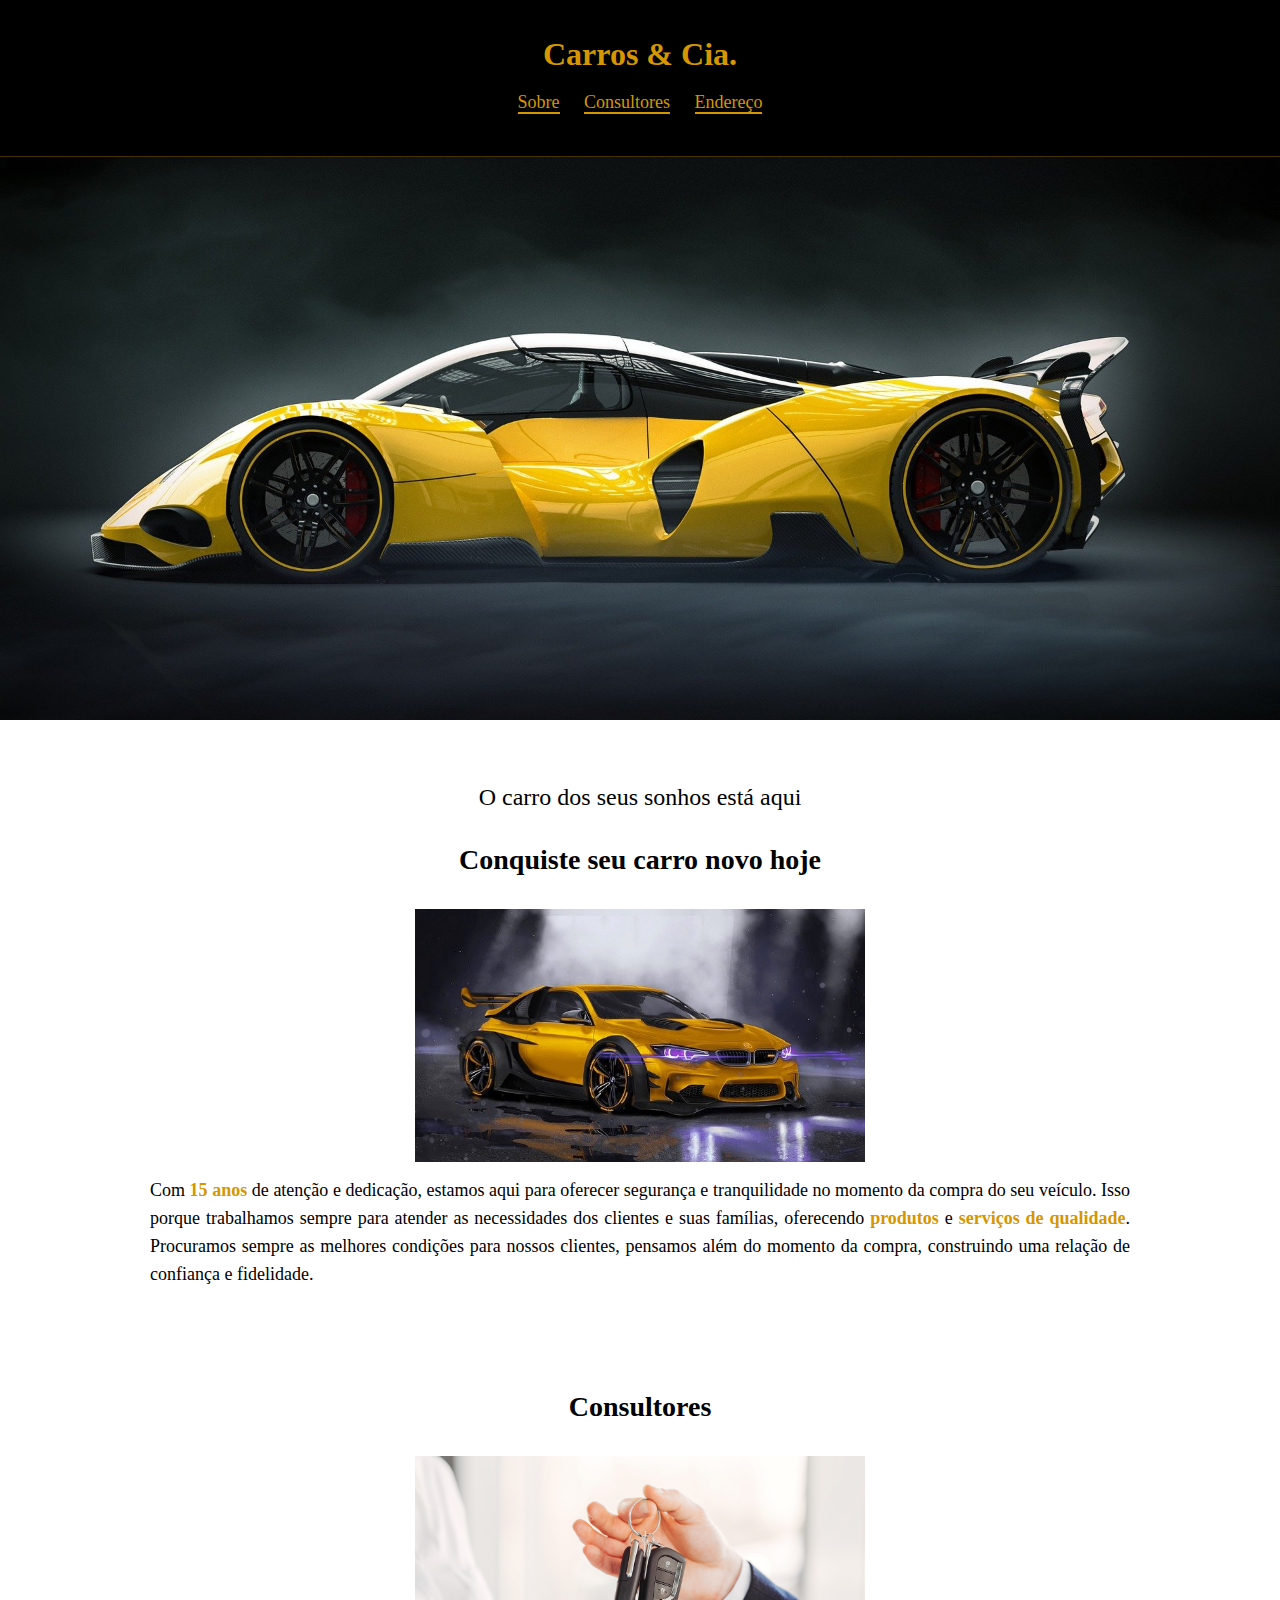
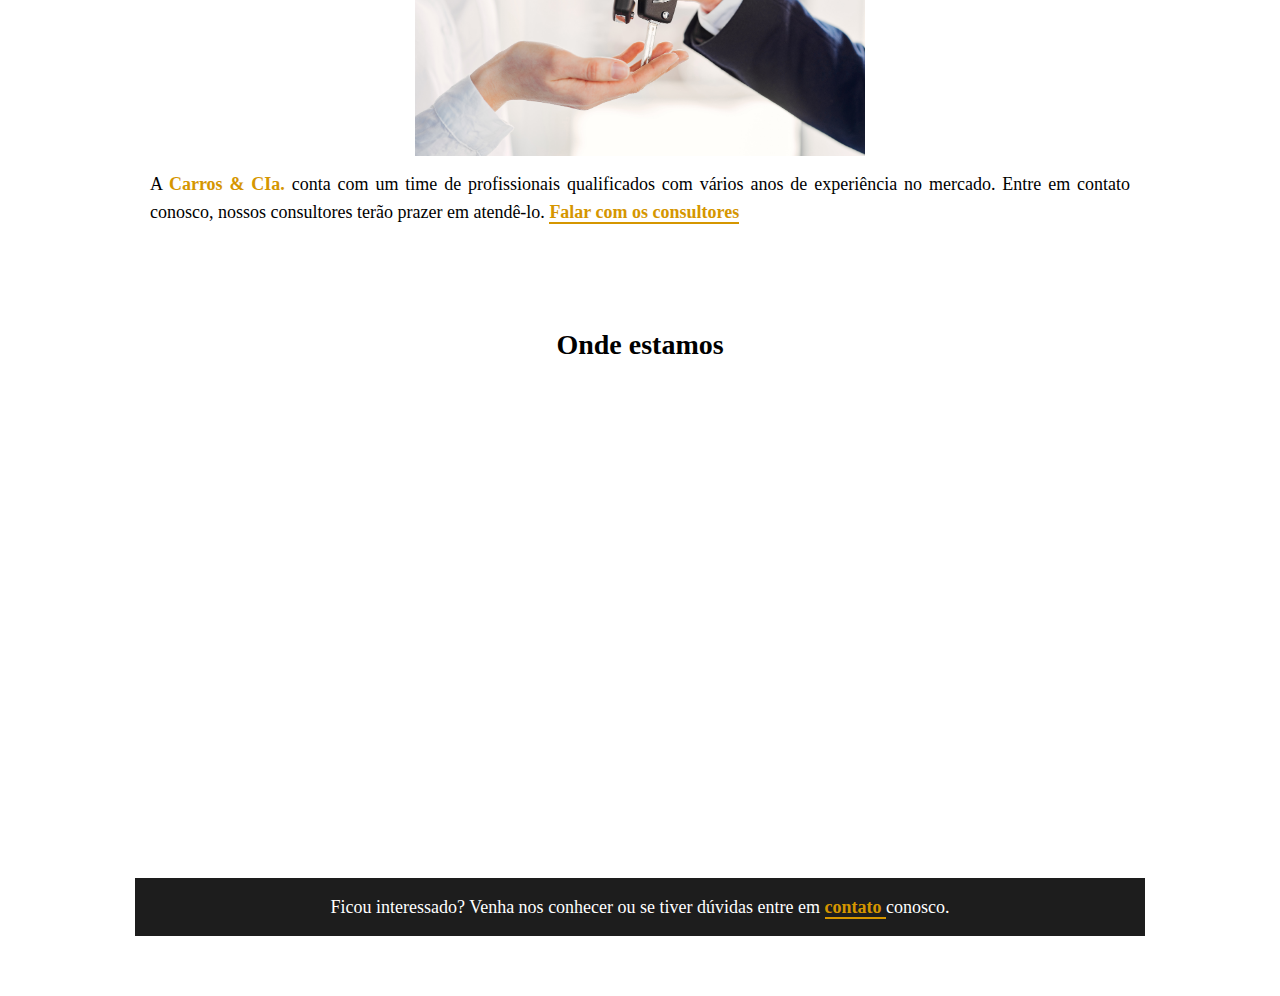
<file: Carros e Cia - project/index.html>
<!DOCTYPE html>
<html>

    <head>
        <meta charset="UTF-8">
        <meta name="description" content="Carro & Cia. Serviços de qualidade">
        <title>Carro & Cia</title>
        <link rel="stylesheet" href="css/estilo.css">
    </head>

    <body>
        <div class="secao topo">
            <h1>Carros & Cia.</h1>

            <p class="paragrafo paragrafo-topo">
                <a class="link-topo" href="#sobre">Sobre</a>
                <a class="link-topo" href="#consultores">Consultores</a>
                <a class="link-topo" href="#endereco">Endereço</a>
            </p>
        </div>

        <div class="secao banner">
            <img class="banner-img" src="img/banner.jpg">
        </div>

        <div id="sobre" class="secao">
            <h2>O carro dos seus sonhos está aqui</h2>
            <h3>Conquiste seu carro novo hoje</h3>

            <img class="imagem" src="img/carro-assinatura.jpg">

            <p class="paragrafo">
                Com <span class="texto-amarelo">15 anos</span> de atenção e dedicação, estamos aqui para oferecer segurança e tranquilidade no momento da compra
                do seu veículo. Isso porque trabalhamos sempre para atender as necessidades dos clientes e suas famílias, oferecendo <span
                    class="texto-amarelo">produtos</span> e <span class="texto-amarelo">serviços de qualidade</span>. Procuramos sempre as melhores condições
                para nossos clientes, pensamos além do momento da compra, construindo uma relação de confiança e fidelidade.
            </p>
        </div>

        <div id="consultores" class="secao">
            <h3>Consultores</h3>

            <img class="imagem" src="img/consultores.jpg">

            <p class="paragrafo">
                A <span class="texto-amarelo">Carros & CIa.</span> conta com um time de profissionais qualificados com vários anos de experiência no
                mercado. Entre em contato conosco, nossos consultores terão prazer em atendê-lo. <a class="link" href="mailto:consultores@email.com"><span
                        class="texto-amarelo">Falar com os consultores</span></a>
            </p>
        </div>

        <div id="endereco" class="secao contato">
            <h3>Onde estamos</h3>

            <iframe
                src="https://www.google.com/maps/embed?pb=!1m18!1m12!1m3!1d7346.254844548052!2d-43.364712467659004!3d-22.98234139602229!2m3!1f0!2f0!3f0!3m2!1i1024!2i768!4f13.1!3m3!1m2!1s0x9bda2ed54ec2e1%3A0x4431d262cad1d163!2sAv.%20Ayrton%20Senna%2C%203000%20-%20Barra%20da%20Tijuca%2C%20Rio%20de%20Janeiro%20-%20RJ%2C%2022775-904!5e0!3m2!1spt-BR!2sbr!4v1642532754862!5m2!1spt-BR!2sbr"
                width="1010" height="450" style="border:0;" allowfullscreen="" loading="lazy"></iframe>

            <p class="paragrafo paragrafo-contato">Ficou interessado? Venha nos conhecer ou se tiver dúvidas entre em <a class="link"
                    href="mailto:consultores@email.com">
                    <span class="texto-amarelo">contato</span>
                </a> conosco.
            </p>
        </div>
    </body>
</html>
</file>
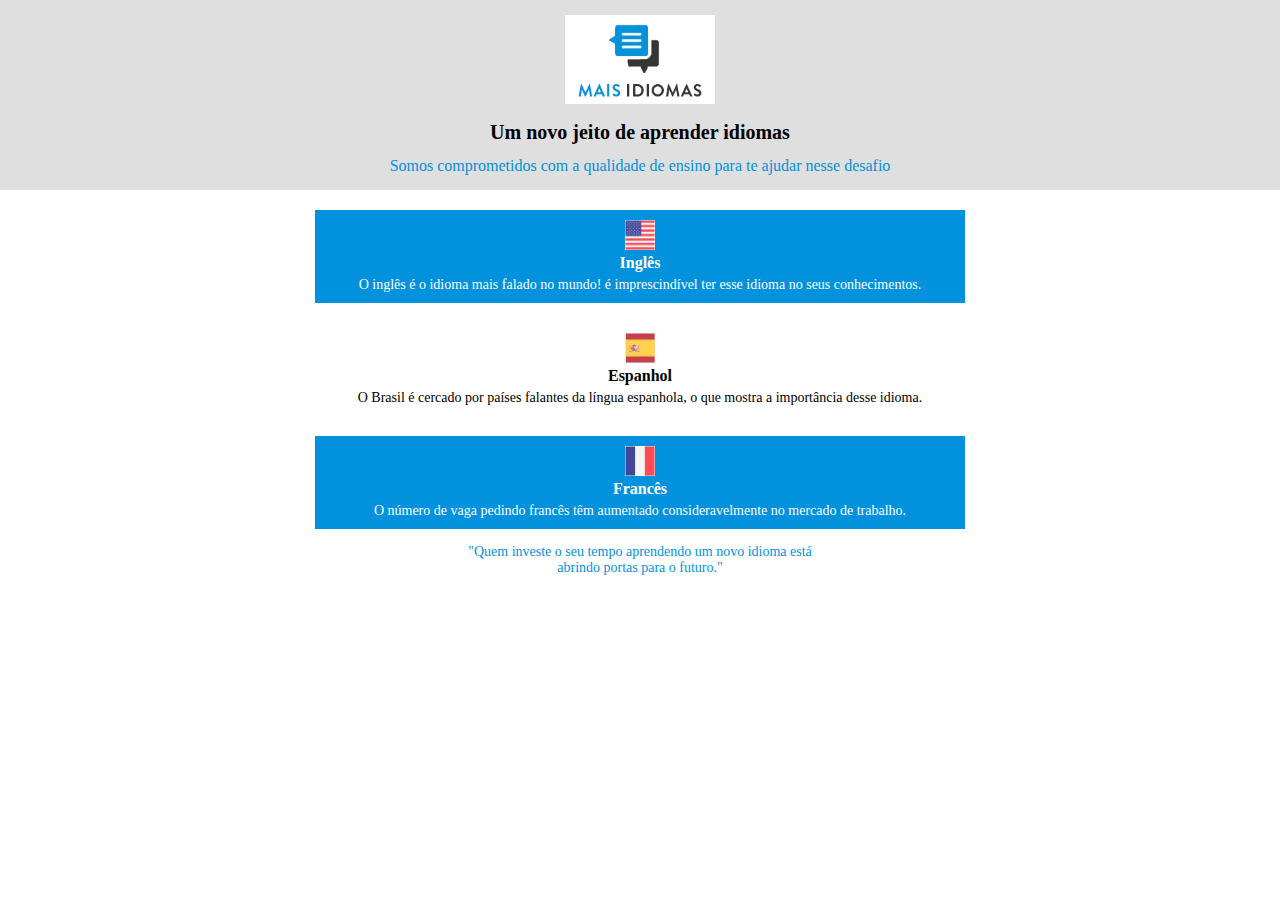
<file: Curso de idiomas project/index.html>
<!DOCTYPE html>
<html>
<head>
    <meta charset="UTF-8">
    <title>Curso de idiomas</title>
    <link rel="stylesheet" href="estilo.css">
</head>
<body>

    <div class="secao-topo">
        <img class="img-logotipo" src="imagens/logo.png">
        <h1>Um novo jeito de aprender idiomas</h1>
        <h2 class="texto-azul">Somos comprometidos com a qualidade de ensino para te ajudar nesse desafio</h2>
    </div>

    <div class="secao-idioma secao-azul">
        <img src="imagens/ingles.jpg" class="img-bandeira-idioma" alt="inglês">
        <h3>Inglês</h3>
        <p>O inglês é o idioma mais falado no mundo! é imprescindível ter esse idioma no seus conhecimentos.</p>
    </div>
    <div class="secao-idioma">
        <img src="imagens/espanhol.jpg" class="img-bandeira-idioma" alt="espanhol">
        <h3>Espanhol</h3>
        <p>O Brasil é cercado por países falantes da língua espanhola, o que mostra a importância desse idioma.</p>
    </div>
    <div class="secao-idioma secao-azul">
        <img src="imagens/frances.jpg" class="img-bandeira-idioma" alt="francês">
        <h3>Francês</h3>
        <p>O número de vaga pedindo francês têm aumentado consideravelmente no mercado de trabalho.</p>
    </div>
    <div class="secao-rodape">
        <p class="texto-azul">"Quem investe o seu tempo aprendendo um novo idioma está abrindo portas para o futuro."</p>
    </div>
</body>
</html>
</file>
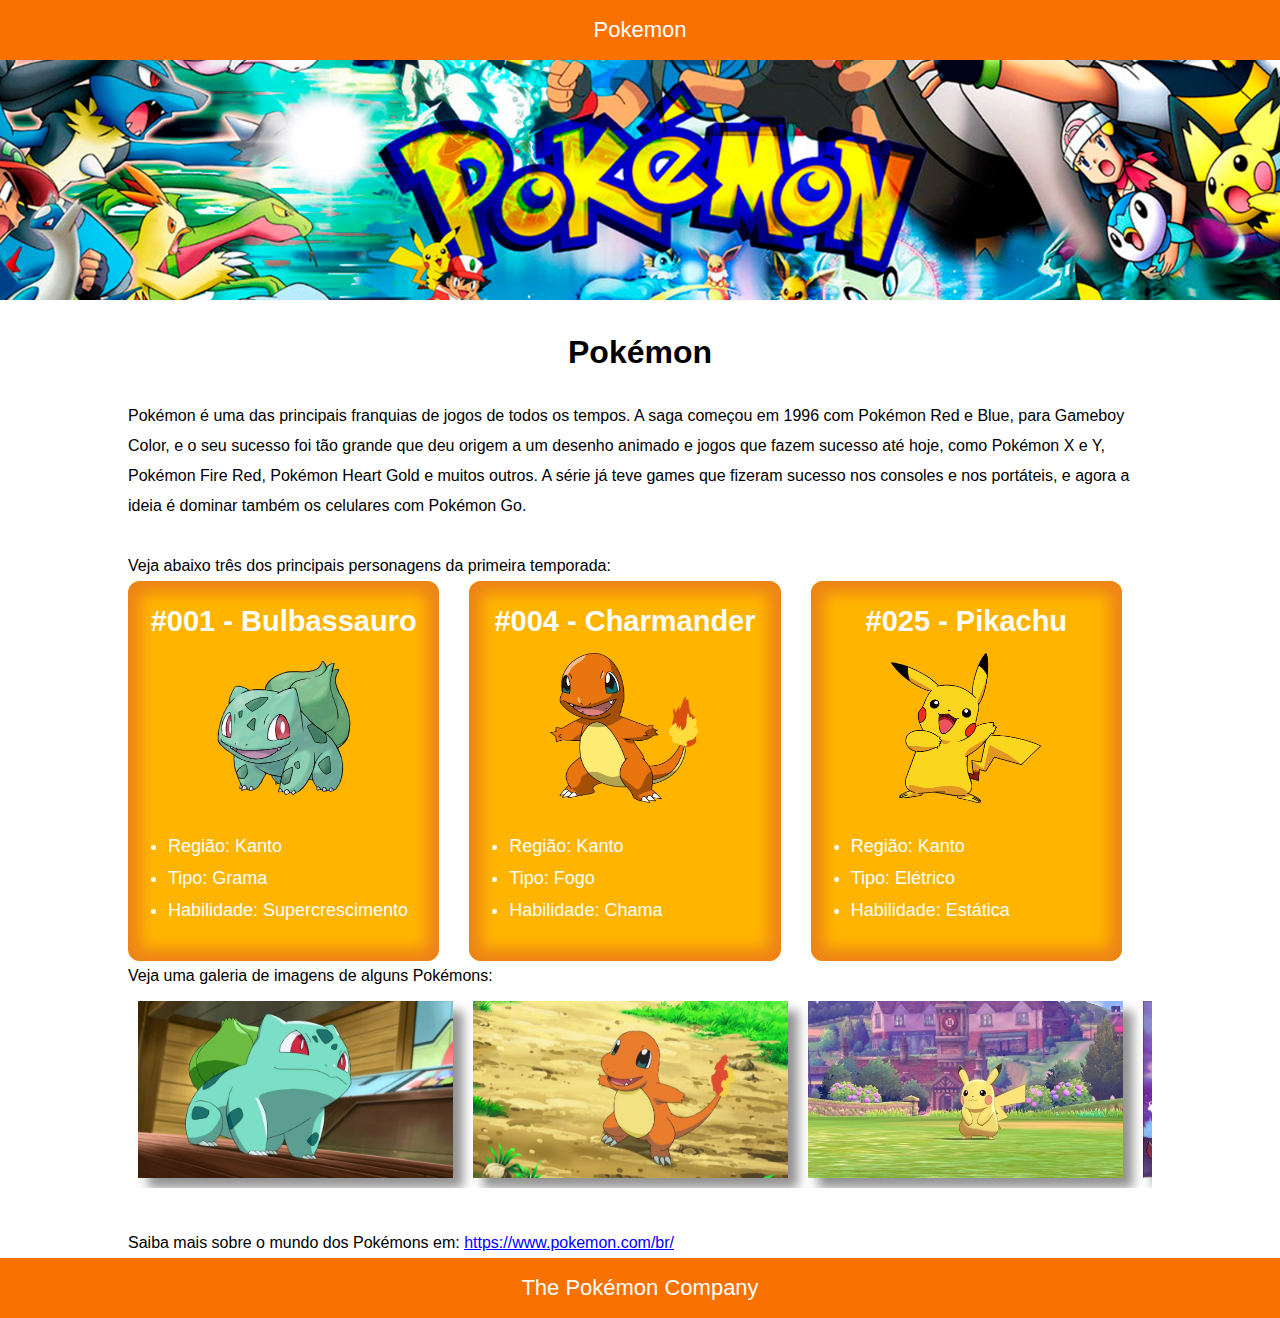
<file: pokemon- project/index.html>
<!DOCTYPE html>
<html lang="pt-br">
<head>
  <meta charset="UTF-8">
  <meta name="viewport" content="width=device-width, initial-scale=1.0">
  <title>Inset</title>
  <link rel="stylesheet" href="css/estilo.css"/>
</head>
<body>
  <div class="topo">
    Pokemon
  </div>
  <img class="img-capa" src="img/capa.png">
  <h1>Pokémon</h1>
  <div class="area info">
    <p>Pokémon é uma das principais franquias de jogos de todos os tempos. A saga começou em 1996 com Pokémon Red e Blue, para Gameboy Color, e o seu sucesso foi tão grande que deu origem a um desenho animado e jogos que fazem sucesso até hoje, como Pokémon X e Y, Pokémon Fire Red, Pokémon Heart Gold e muitos outros. A série já teve games que fizeram sucesso nos consoles e nos portáteis, e agora a ideia é dominar também os celulares com Pokémon Go.<br><br>Veja abaixo três dos principais personagens da primeira temporada:</p>
  </div>
  <div class="area cards">
    <div class="card card-sombra">
      <h2>#001 - Bulbassauro</h2>
      <img src="img/Bulbasaur.png">
      <div class="informacoes">
          <ul>
            <li>Região: Kanto</li>
            <li>Tipo: Grama</li>
            <li>Habilidade: Supercrescimento</li>
          </ul>
      </div>
    </div>
    <div class="card card-sombra">
      <h2>#004 - Charmander</h2>
      <img src="img/Charmander.png">
      <div class="informacoes">
          <ul>
            <li>Região: Kanto</li>
            <li>Tipo: Fogo</li>
            <li>Habilidade: Chama</li>
          </ul>
      </div>
    </div>
    <div class="card card-sombra">
      <h2>#025 - Pikachu</h2>
      <img src="img/pikachu.png">
      <div class="informacoes">
          <ul>
            <li>Região: Kanto</li>
            <li>Tipo: Elétrico</li>
            <li>Habilidade: Estática</li>
          </ul>
      </div>
    </div>
  </div>
  <div class="area info">
    <p>Veja uma galeria de imagens de alguns Pokémons:</p>
  </div>
  <div class="area area-image">
    <img class="image-sombra" src="img/bulbassaur-image.jpg">
    <img class="image-sombra" src="img/charmander-image.png">
    <img class="image-sombra" src="img/pikachu-image.jpg">
    <img class="image-sombra" src="img/emerald-image.jpg">
    <img class="image-sombra" src="img/arceus-image.jpg">
    <img class="image-sombra" src="img/piplup-image.jpg">
  </div>
  <div class="area info">
    <p>Saiba mais sobre o mundo dos Pokémons em: <a href="https://www.pokemon.com/br/">https://www.pokemon.com/br/</a></p>
  </div>
  <div class="rodape">The Pokémon Company</div>
</body>
</html>
</file>
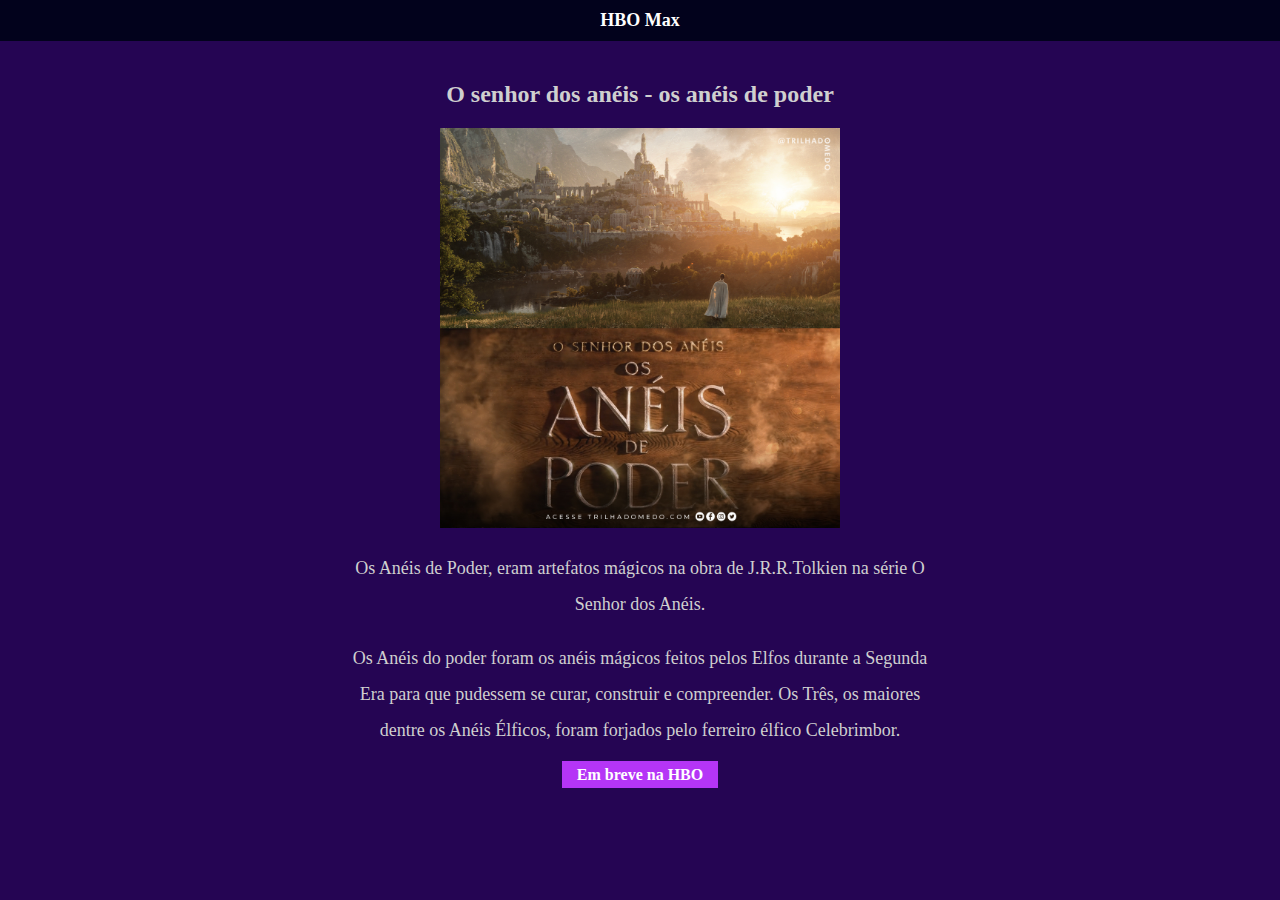
<file: Senhor dos anéis/index.html>
<!DOCTYPE html>
  <html lang="pt-br">
  <head>
    <meta charset="UTF-8">
    <meta name="viewport" content="width=device-width, initial-scale=1.0">
    <link rel="stylesheet" href="css/estilo.css">
    <title>HBO - Senhor dos anéis</title>
  </head>
  <body>
    <div class="topo">
      <h1>HBO Max</h1>
    </div>

    <div class="conteudo">
      <h2>O senhor dos anéis - os anéis de poder</h2>
      <img src="imagem/capa.jpg" alt="capa">

      <p>Os Anéis de Poder, eram artefatos mágicos na obra de J.R.R.Tolkien na série O Senhor dos Anéis. </p>

      <p> Os Anéis do poder foram os anéis mágicos feitos pelos Elfos durante a Segunda Era para que pudessem se curar, construir e compreender. Os Três, os maiores dentre os Anéis Élficos, foram forjados pelo ferreiro élfico Celebrimbor.</p>

      <span class="texto-destaque">Em breve na HBO</span>
    </div>

  </body>
  </html>
</file>
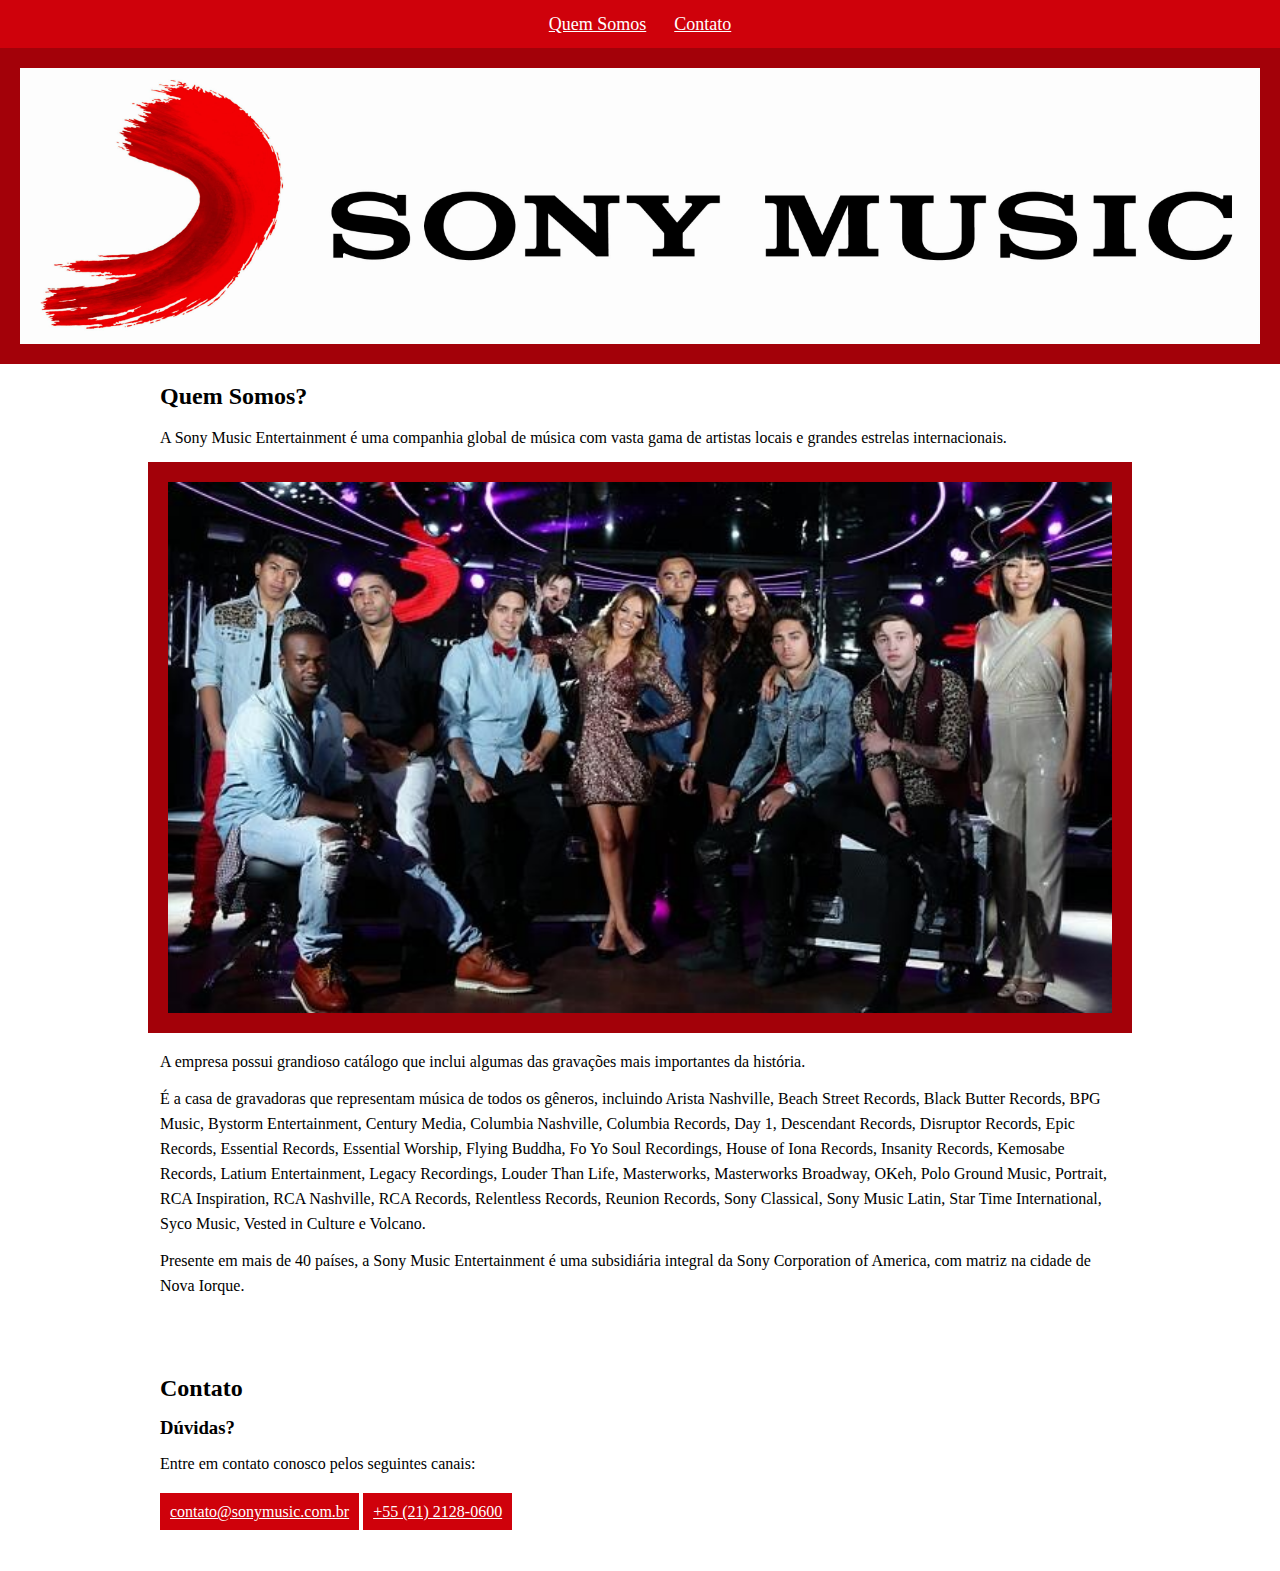
<file: sony music - project/index.html>
<!DOCTYPE html>
 <html lang="pt-br">
 <head>
     <meta charset="UTF-8">
     <meta name="viewport" content="width=device-width, initial-scale=1.0">
     <title>Document</title>
     <link rel="stylesheet" href="css/estilo.css">
 </head>
 <body>
     <div class="topo">
         <ul class="links">
             <li><a href="#sobre">Quem Somos</a></li>
             <li><a href="#contato">Contato</a></li>
         </ul>
     </div>
     <img class="home-imagem" src="img/home.png">
     <div class="main">
         <div class="area" id="sobre">
             <h2>Quem Somos?</h2>
             <p>A Sony Music Entertainment é uma companhia global de música com vasta gama de artistas locais e grandes estrelas internacionais.</p>

             <img src="img/1.jpg">

             <p>A empresa possui grandioso catálogo que inclui algumas das gravações mais importantes da história.</p>

             <p>É a casa de gravadoras que representam música de todos os gêneros, incluindo Arista Nashville, Beach Street Records, Black Butter Records, BPG Music, Bystorm Entertainment, Century Media, Columbia Nashville, Columbia Records, Day 1, Descendant Records, Disruptor Records, Epic Records, Essential Records, Essential Worship, Flying Buddha, Fo Yo Soul Recordings, House of Iona Records, Insanity Records, Kemosabe Records, Latium Entertainment, Legacy Recordings, Louder Than Life, Masterworks, Masterworks Broadway, OKeh, Polo Ground Music, Portrait, RCA Inspiration, RCA Nashville, RCA Records, Relentless Records, Reunion Records, Sony Classical, Sony Music Latin, Star Time International, Syco Music, Vested in Culture e Volcano.</p>

             <p>Presente em mais de 40 países, a Sony Music Entertainment é uma subsidiária integral da Sony Corporation of America, com matriz na cidade de Nova Iorque.</p>
         </div>
         <div class="area" id="contato">
             <h2>Contato</h2>

             <h3>Dúvidas?</h3>

             <p>Entre em contato conosco pelos seguintes canais:</p>
             <ul>
                 <li>
                     <a href="mailto: contato@sonymusic.com.br">contato@sonymusic.com.br</a>
                 </li>
                 <li>
                     <a href="tel:+552121280600">+55 (21) 2128-0600</a>
                 </li>
             </ul>
         </div>
     </div>
 </body>
 </html>
</file>
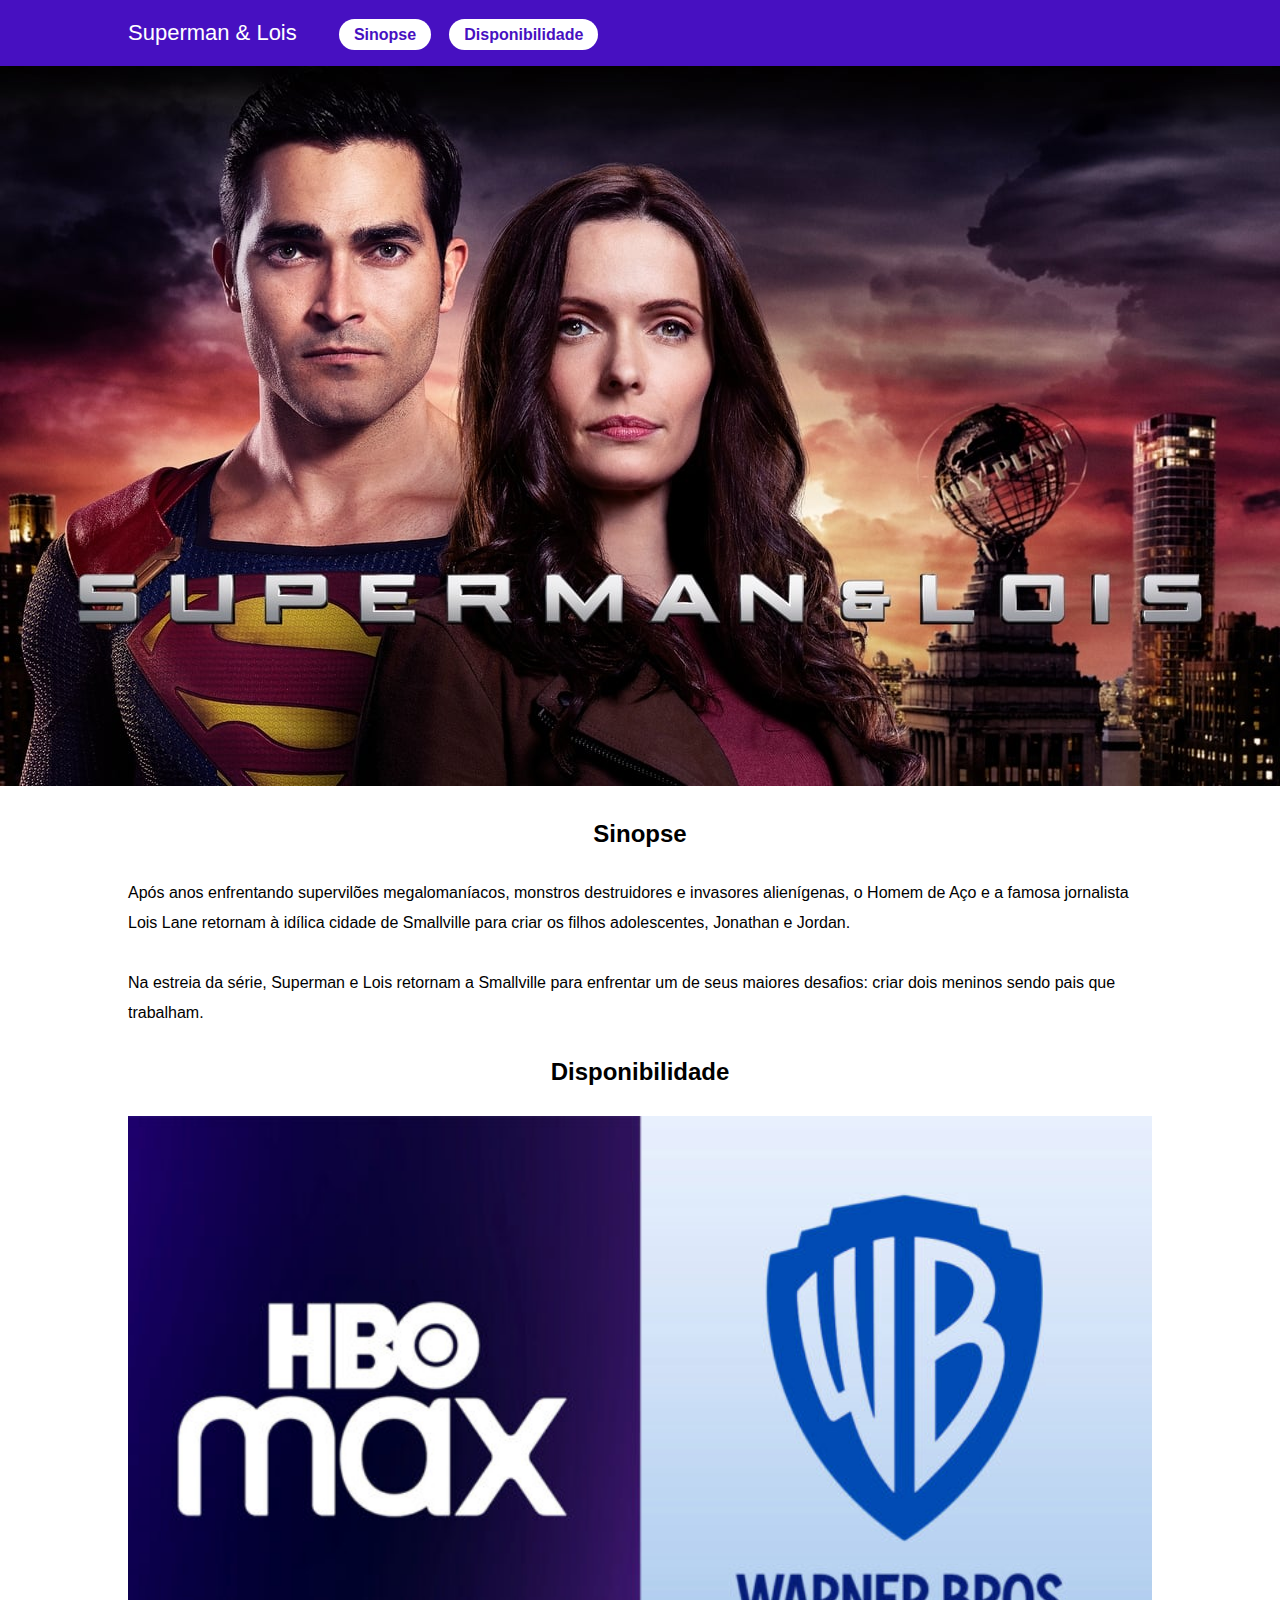
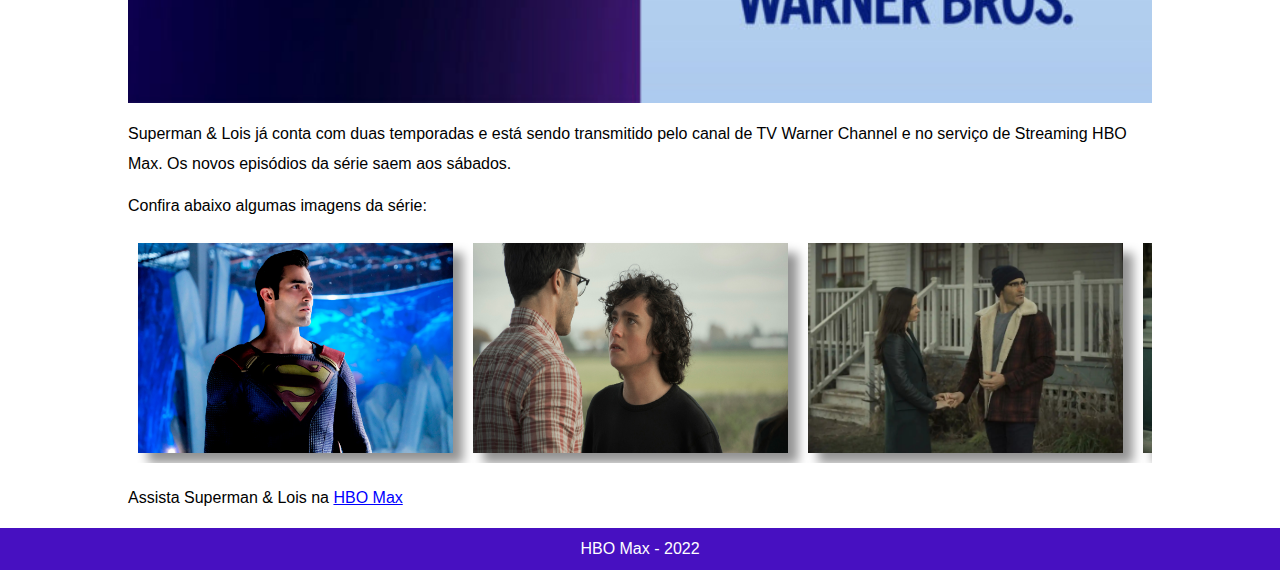
<file: Superman - project/index.html>
<!DOCTYPE html>
<html lang="pt-br">
<head>
  <meta charset="UTF-8">
  <title>Superman & Lois</title>
  <link rel="stylesheet" href="css/estilo.css"/>
</head>
<body>
  <div class="topo">
    <div>
        Superman & Lois
        <span>
            <a href="#sinopse">Sinopse</a>
            <a href="#disponibilidade">Disponibilidade</a>
        </span>
    </div>
  </div>

  <img class="img-capa" src="img/capa.jpg" alt="Capa de Superman e Lois">

  <div id="sinopse" class="secao">
    <h2>Sinopse</h2>
    <p>Após anos enfrentando supervilões megalomaníacos, monstros destruidores e invasores alienígenas, o Homem de Aço e a famosa jornalista Lois Lane retornam à idílica cidade de Smallville para criar os filhos adolescentes, Jonathan e Jordan.<br><br>Na estreia da série, Superman e Lois retornam a Smallville para enfrentar um de seus maiores desafios: criar dois meninos sendo pais que trabalham.</p>
  </div>

  <div id="disponibilidade" class="secao">
    <h2>Disponibilidade</h2>
    <img src="img/tv.jpg" alt="Logo da HBO Max e Warner">
    <p>Superman & Lois já conta com duas temporadas e está sendo transmitido pelo canal de TV Warner Channel e no serviço de Streaming HBO Max. Os novos episódios da série saem aos sábados.</p>
  </div>

  <div class="secao">
    <p>Confira abaixo algumas imagens da série:</p>
    <div class="galeria">
      <img class="imagem-sombra" src="img/1.jpg" alt="Superman">
      <img class="imagem-sombra" src="img/2.jpg" alt="Clark e Jordan">
      <img class="imagem-sombra" src="img/3.jpg" alt="Lois e Clark">
      <img class="imagem-sombra" src="img/4.jpg" alt="Jonathan e Lois">
      <img class="imagem-sombra" src="img/5.jpg" alt="Lois e Jordan">
      <img class="imagem-sombra" src="img/6.jpg" alt="Jordan e Jonathan">
    </div>
    <div class="informacao">
      <p>Assista Superman & Lois na <a href="https://play.hbomax.com/page/urn:hbo:page:GYICZHwryn4a3iAEAAAFc:type:episode">HBO Max</a></p>
    </div>
  </div>

  <div class="rodape">HBO Max - 2022</div>
</body>
</html>
</file>
<file: Carros e Cia - project/css/estilo.css>
body {
    margin: 0;
    font-family: Tahoma;
}

/* === Estilos globais === */
.secao {
    text-align: center;
    padding-top: 30px;
    padding-bottom: 30px;
}
h2 {
    font-weight: normal;
    color: #000;
    margin-top: 0;
}
h3 {
    color: #000;
    font-size: 28px;
    line-height: 42px;
}
.paragrafo {
    font-size: 18px;
    text-align: justify;
    line-height: 28px;
    margin: 10px auto;
    width: 980px;
}
.imagem {
    width: 450px;
}

/* ===  estilos para destaques === */
.texto-amarelo {
    color: #d59600;
    font-weight: bold;
}

/* ===  1ª seção === */
.topo {
    width: 100%;
    background-color: #000;
    border-bottom: 1px solid #d5960054;
    padding-top: 15px;
    padding-bottom: 15px;
    position: fixed;
}
h1 {
    color: #d59600;
    margin-bottom: 5px;
}
.paragrafo-topo {
    text-align: center;
    margin-top: 15px;
    margin-bottom: 25px;
}
.link-topo {
    color: #d59600;
    font-size: 18px;
    text-decoration: none;
    margin: 0 10px;
    border-bottom: 2px solid #d59600;
}

/* ===  2ª seção === */
.banner {
    padding-top: 0;
}

.banner-img {
    width: 100%;
}

/* ===  3ª seção ===
    Todos os estilos usados nesta seção são estilos globais
*/

/* ===  4ª seção === */
.paragrafo-servicos {
    color: #ffffff;
    line-height: 42px;
    width: 700px;
    font-size: 22px;
    text-align: center;
}
.texto-branco {
    color: #ffffff;
}
.lista-servicos {
    width: 135px;
    margin: 40px auto 40px;
}
.item-lista-servicos {
    font-size: 22px;
    line-height: 42px;
    text-align: left;
    color: #fff;
}

/* ===  5ª seção === */
.paragrafo-contato {
    text-align: center;
    color: #fff;
    background-color: #1d1d1d;
    padding: 15px;
    margin-top: 30px;
    margin-bottom: 30px;
}
.link {
    text-decoration: none;
    border-bottom: 2px solid #d59600;
}
</file>
<file: Curso de idiomas project/estilo.css>
body {
    font-family: Tahoma;
    text-align: center;
    margin: 0;
}

h1 {
    font-size: 20px;
}

h2 {
    font-size: 16px;
    font-weight: normal;
    margin-bottom: 0;
}

h3 {
    font-size: 16px;
    margin-top: 0;
    margin-bottom: 5px;
}

p {
    font-size: 14px;
    margin-top: 0;
    margin-bottom: 0;
}

.secao-topo {
    margin: 0 auto;
    background: #dfdfdf;
    padding-top: 15px;
    padding-bottom: 15px;
}

.img-logotipo {
    width: 150px;
    background-color: #fff;
}

.secao-idioma {
    width: 650px;
    margin: 20px auto 0;
    padding-top: 10px;
    padding-bottom: 10px;
}

.secao-azul {
    background-color: #0291dd;
    color: #fff;
}

.secao-rodape {
    width: 350px;
    margin: 15px auto 0;
}

.texto-azul {
    color: #0291dd;
}

.img-bandeira-idioma {
    width: 30px;
}
</file>
<file: pokemon- project/css/estilo.css>
* {
    margin: 0;
}

html,body {
    height: 100%;
}

.topo,.rodape {
    width: 100%;
    height: 60px;
    display: flex;
    justify-content: center;
    align-items: center;
    font-size: 22px;
    font-family: sans-serif;
    text-align: center;
    background: #f97100;
    color: #fff;
}

.img-capa {
    width: 100%;
}

h1 {
    width: 100%;
    text-align: center;
    margin: 30px 0;
    font-family: sans-serif;
}

.info {
    margin: 30px auto 30px auto;
}

.info p {
    width: 100%;
    font-family: sans-serif;
    font-size: 16px;
    line-height: 30px;
}

.area {
    width: 100%;
    max-width: 1024px;
    margin: 0 auto;
    display: flex;
}

.card {
    width: 320px;
    height: 380px;
    display: flex;
    flex-direction: column;
    justify-content: center;
    align-items: center;
    background: #ffb500;
    margin: 0 30px 0 0;
    border-radius: 12px;
}

.card-sombra {
    box-shadow: inset 0 0 15px 12px #ed8317;
}

.card h2 {
    font-family: sans-serif;
    color: #fff;
    font-size: 29px;
}

.card img {
    width: 150px;
    height: 150px;
    margin: 15px 0;
}

.informacoes {
    width: 100%;
    margin: 12px 0;
}

.card ul {
    font-size: 18px;
    color: #fff;
    font-family: sans-serif;
    line-height: 32px;
}

.area-image {
    overflow-x: scroll;
    margin: 0 auto 40px auto;
}

.area-image img {
    width: 315px;
    margin: 10px;
}

.image-sombra {
    box-shadow: 10px 10px 10px #939393;
}

.info a {
    color: blue;
}
</file>
<file: Senhor dos anéis/css/estilo.css>
body {
    margin: 0;
    background-color: #250553;
  }

  .topo {
    background-color: #02021c;
    /* height: 50px; */
    padding: 10px 0;
    text-align: center;
  }

  h1 {
    margin: 0;
    color: #fff;
    font-size: 18px;
  }

  .conteudo {
    color: #cfcfcf;
    padding: 20px 80px;
    text-align: center;
    margin: 0 auto;
    width: 600px;
  }
  img {
    height: 400px;
  }
  p {
    font-size: 18px;
    line-height: 36px;
  }

  .texto-destaque {
    background-color: #b535f6;
    color: #fff;
    padding: 5px 15px;
    font-weight: bold;
  }
</file>
<file: sony music - project/css/estilo.css>
* {
    margin: 0;
    padding: 0;
}

.topo {
    background: #cf010b;
    text-align: center;
    height: 48px;
}
.main {
    width: 100%;
    max-width: 1024px;
    margin: 0 auto;
}
.area {
    width: 100%;
    padding: 0 20px 50px 20px;
    box-sizing: border-box;
}

img {
    width: 100%;
    padding: 20px;
    background-color: #a30109;
    box-sizing: border-box;
}

.area h2, .area h3, .area p {
    padding: 0 12px;
}

.area p {
    line-height: 25px;
margin: 12px 0px;}

.area h2 {
    margin: 15px 0;
}

.area h3 {
    margin: 12px 0;
}


.links li {
    display: inline;
    padding: 0 12px;
}

.links li a {
    font-size: 18px;
    color: #fff;
}

.links {
    padding: 14px 0;
}

#contato ul {
    margin: 0 12px;
}

#contato ul, #contato ul li {
    display: inline;
}

#contato ul li a {
    background: #cf010b;
    color: #fff;
    padding: 10px;
}

#contato p {
    height: 40px;
}
</file>
<file: Superman - project/css/estilo.css>
* {
    margin: 0;
}

html,body {
    height: 100%;
}

.topo {
    width: 100%;
    font-size: 22px;
    font-family: sans-serif;
    background: #4710c1;
    color: #fff;
    padding: 20px 0;
}

.topo div {
    width: 100%;
    max-width: 1024px;
    margin: 0 auto;
}

.topo span {
    margin: 0 30px;
}

.topo a {
    color: #4710c1;
    background: white;
    font-size: 16px;
    font-weight: bold;
    text-decoration: none;
    margin: 0 6px;
    padding: 7px 15px;
    border-radius: 20px;
}

.img-capa {
    width: 100%;
}

.secao {
    width: 100%;
    max-width: 1024px;
    margin: 0 auto;
}

.secao h2 {
    font-family: sans-serif;
    text-align: center;
    margin: 30px 0;
}

.secao p {
    width: 100%;
    font-family: sans-serif;
    font-size: 16px;
    line-height: 30px;
    margin: 12px 0;
}

.secao img {
    width: 100%;
}

.secao a {
    color: blue;
}


.galeria {
    display: flex;
    overflow-x: scroll;
    margin: 0 auto 20px auto;
}

.galeria img {
    width: 315px;
    margin: 10px;
}

.imagem-sombra {
    box-shadow: 10px 10px 10px #939393;
}

.informacao {
    margin: 15px auto;
}

.rodape {
    width: 100%;
    font-size: 16px;
    font-family: sans-serif;
    text-align: center;
    background: #4710c1;
    color: #fff;
    padding: 12px 0;
}
</file>
